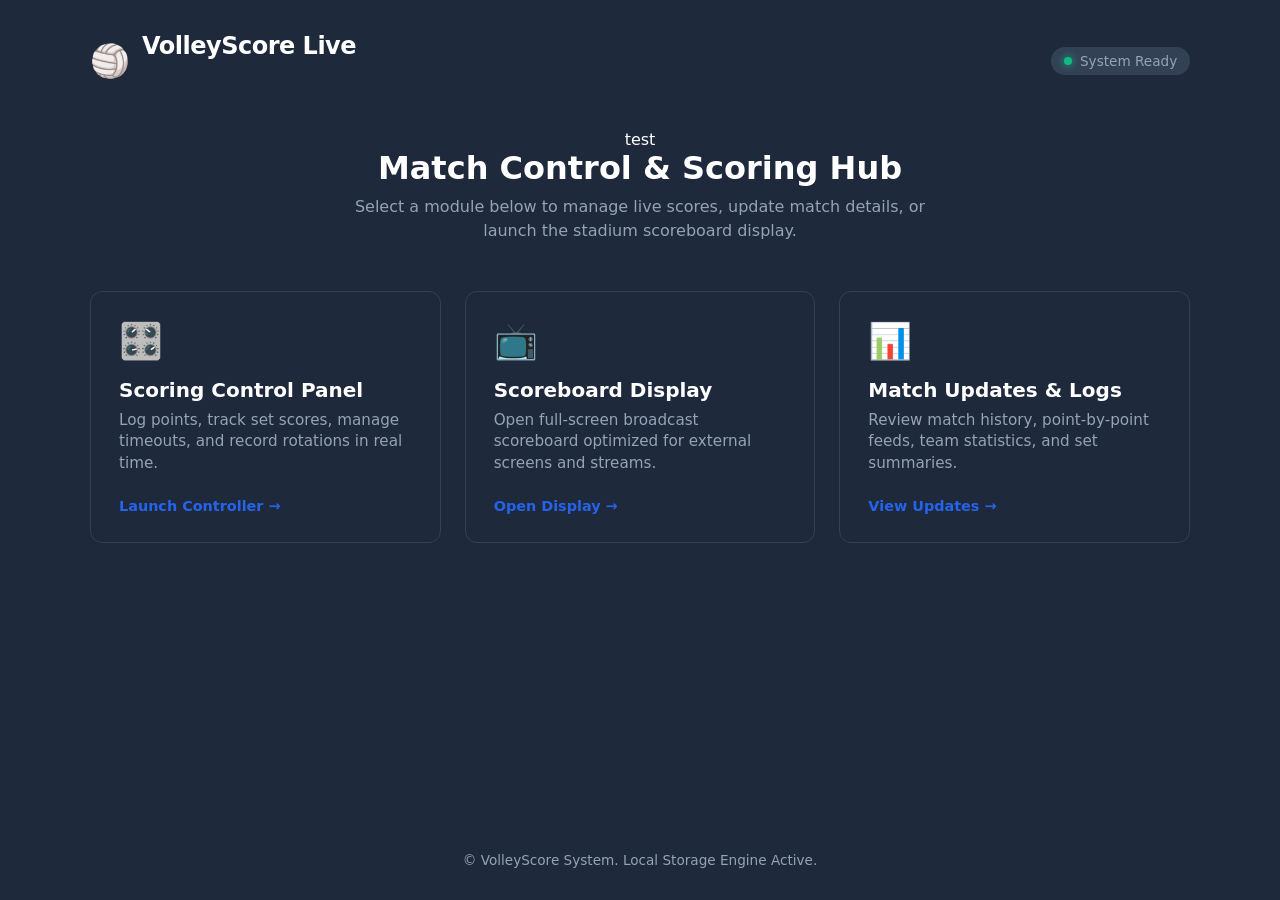
<file: index.html>
<!DOCTYPE html>
<html lang="en">
<head>
  <meta charset="UTF-8">
  <meta name="viewport" content="width=device-width, initial-scale=1.0">
  <title>Volleyball Score System</title>
  <link rel="stylesheet" href="style.css">
</head>
<body>

  <!-- Header / Navigation -->
  <header class="app-header">
    <div class="logo">
      <span class="icon">🏐</span>
      <h1>VolleyScore Live</h1>
    </div>
    <div class="status-badge" id="system-status">
      <span class="dot green"></span> System Ready
    </div>
  </header>
<p>test</p>
  <!-- Hero Banner -->
  <section class="hero">
    <h2>Match Control & Scoring Hub</h2>
    <p>Select a module below to manage live scores, update match details, or launch the stadium scoreboard display.</p>
  </section>

  <!-- Navigation Cards -->
  <main class="dashboard-grid">
    
    <!-- 1. Scoring System Link -->
    <a href="scorer.html" class="card primary-card">
      <div class="card-icon">🎛️</div>
      <h3>Scoring Control Panel</h3>
      <p>Log points, track set scores, manage timeouts, and record rotations in real time.</p>
      <span class="card-action">Launch Controller →</span>
    </a>

    <!-- 2. Display / Scoreboard Link -->
    <a href="display.html" class="card display-card" target="_blank">
      <div class="card-icon">📺</div>
      <h3>Scoreboard Display</h3>
      <p>Open full-screen broadcast scoreboard optimized for external screens and streams.</p>
      <span class="card-action">Open Display →</span>
    </a>

    <!-- 3. Match Updates / Logs Link -->
    <a href="match-updates.html" class="card updates-card">
      <div class="card-icon">📊</div>
      <h3>Match Updates & Logs</h3>
      <p>Review match history, point-by-point feeds, team statistics, and set summaries.</p>
      <span class="card-action">View Updates →</span>
    </a>

  </main>

  <!-- Footer -->
  <footer class="app-footer">
    <p>&copy; <span id="year"></span> VolleyScore System. Local Storage Engine Active.</p>
  </footer>

  <script src="script.js"></script>
</body>
</html>
</file>
<file: style.css>
:root {
  --bg-color: #0f172a;
  --card-bg: #1e293b;
  --accent-blue: #2563eb;
  --accent-gold: #f59e0b;
  --accent-green: #10b981;
  --text-primary: #f8fafc;
  --text-secondary: #94a3b8;
  --border-radius: 12px;
}

* {
  box-sizing: border-box;
  margin: 0;
  padding: 0;
  font-family: 'Segoe UI', system-ui, -apple-system, sans-serif;
}

body {
  background-color: var(--bg-color);
  color: var(--text-primary);
  display: flex;
  flex-direction: column;
  min-height: 100vh;
  padding: 2rem 1.5rem;
}

/* Header */
.app-header {
  display: flex;
  justify-content: space-between;
  align-items: center;
  max-width: 1100px;
  margin: 0 auto 2.5rem;
  width: 100%;
}

.logo {
  display: flex;
  align-items: center;
  gap: 0.75rem;
}

.logo .icon {
  font-size: 2rem;
}

.logo h1 {
  font-size: 1.5rem;
  font-weight: 700;
  letter-spacing: -0.5px;
}

.status-badge {
  display: flex;
  align-items: center;
  gap: 0.5rem;
  background: #334155;
  padding: 0.4rem 0.8rem;
  border-radius: 20px;
  font-size: 0.85rem;
  color: var(--text-secondary);
}

.dot {
  width: 8px;
  height: 8px;
  border-radius: 50%;
}

.dot.green {
  background-color: var(--accent-green);
  box-shadow: 0 0 8px var(--accent-green);
}

/* Hero */
.hero {
  text-align: center;
  max-width: 600px;
  margin: 0 auto 3rem;
}

.hero h2 {
  font-size: 2rem;
  margin-bottom: 0.5rem;
}

.hero p {
  color: var(--text-secondary);
  line-height: 1.5;
}

/* Dashboard Grid */
.dashboard-grid {
  display: grid;
  grid-template-columns: repeat(auto-fit, minmax(300px, 1fr));
  gap: 1.5rem;
  max-width: 1100px;
  margin: 0 auto;
  width: 100%;
}

/* Cards */
.card {
  background-color: var(--card-bg);
  border: 1px solid #334155;
  border-radius: var(--border-radius);
  padding: 1.75rem;
  text-decoration: none;
  color: inherit;
  display: flex;
  flex-direction: column;
  transition: transform 0.2s ease, border-color 0.2s ease, box-shadow 0.2s ease;
}

.card:hover {
  transform: translateY(-4px);
  border-color: var(--accent-blue);
  box-shadow: 0 10px 25px -5px rgba(37, 99, 235, 0.25);
}

.card-icon {
  font-size: 2.2rem;
  margin-bottom: 1rem;
}

.card h3 {
  font-size: 1.25rem;
  margin-bottom: 0.5rem;
}

.card p {
  color: var(--text-secondary);
  font-size: 0.95rem;
  line-height: 1.4;
  flex-grow: 1;
  margin-bottom: 1.5rem;
}

.card-action {
  font-weight: 600;
  color: var(--accent-blue);
  font-size: 0.9rem;
}

.display-card:hover .card-action {
  color: var(--accent-gold);
}

/* Footer */
.app-footer {
  margin-top: auto;
  padding-top: 3rem;
  text-align: center;
  color: var(--text-secondary);
  font-size: 0.85rem;
}


* {
    margin: 0;
    padding: 0;
    box-sizing: border-box;
}

body {
    font-family: Arial, Helvetica, sans-serif;
    background: #1e293b;
    color: white;
    min-height: 100vh;
    display: flex;
    justify-content: center;
    align-items: center;
}

.container {
    width: 90%;
    max-width: 900px;
    text-align: center;
}

h1 {
    margin-bottom: 30px;
    font-size: 3rem;
}

.scoreboard {
    display: flex;
    gap: 30px;
    justify-content: center;
    flex-wrap: wrap;
}

.team-card {
    background: #334155;
    padding: 30px;
    border-radius: 16px;
    min-width: 300px;
}

.team-card h2 {
    margin-bottom: 20px;
}

.score {
    font-size: 6rem;
    font-weight: bold;
    margin-bottom: 25px;
}

.button-group {
    display: flex;
    justify-content: center;
    gap: 15px;
}

button {
    border: none;
    cursor: pointer;
    border-radius: 10px;
    font-size: 1.3rem;
    transition: 0.2s;
}

button:hover {
    opacity: 0.9;
}

.add-btn {
    background: #22c55e;
    color: white;
    width: 70px;
    height: 70px;
}

.subtract-btn {
    background: #ef4444;
    color: white;
    width: 70px;
    height: 70px;
}

.reset-btn {
    margin-top: 30px;
    padding: 15px 30px;
    background: #3b82f6;
    color: white;
}
</file>
